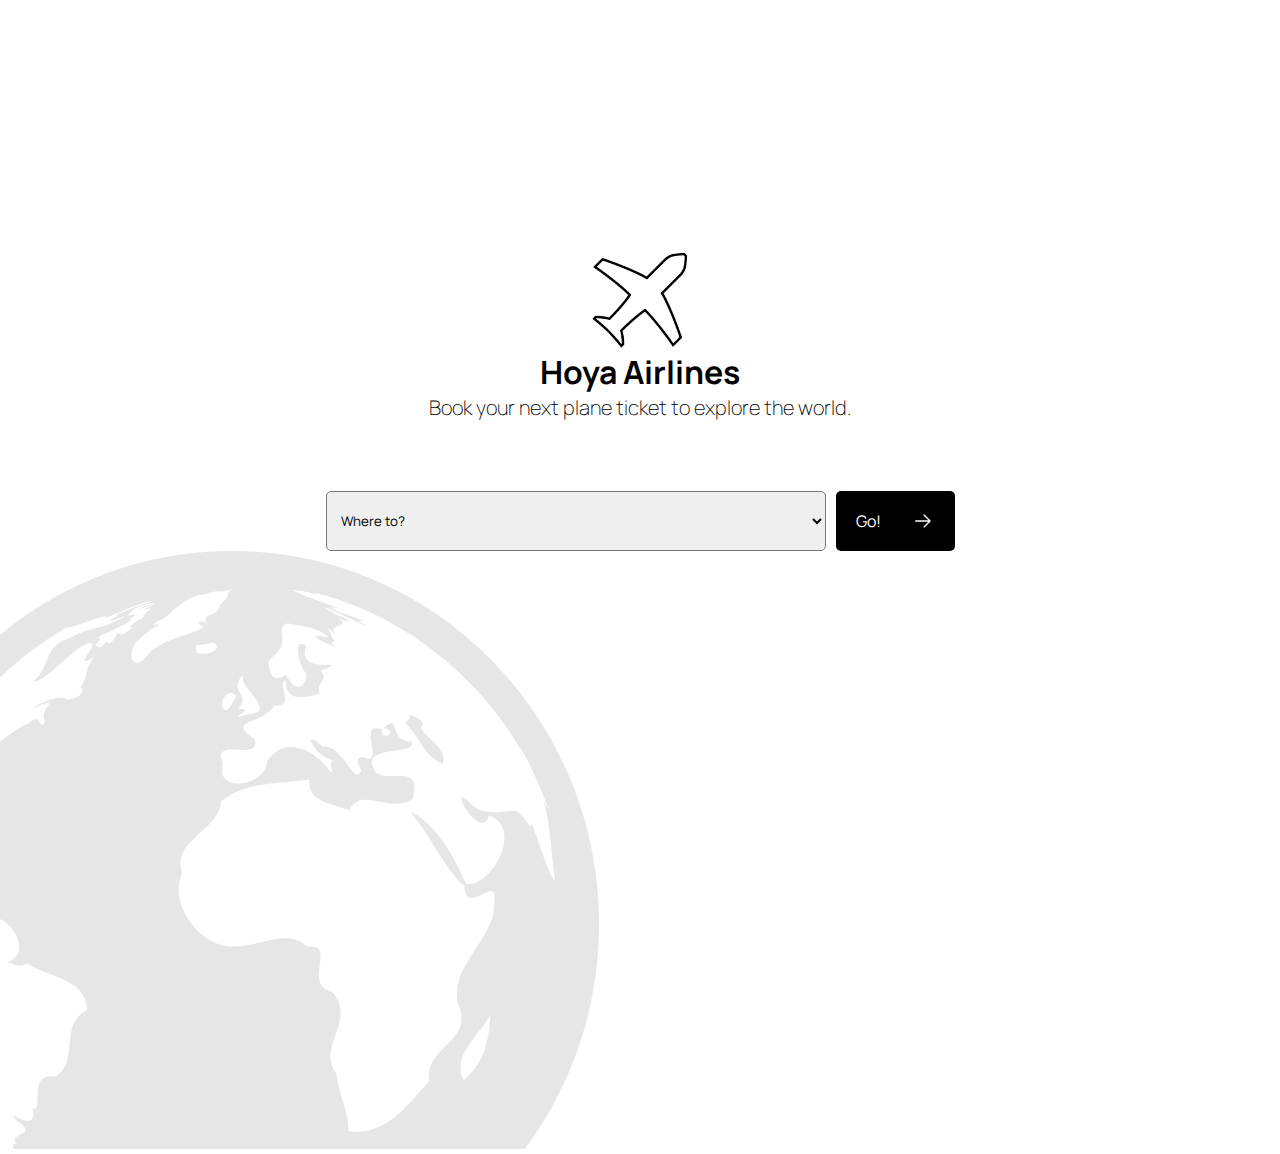
<file: index.html>
<!DOCTYPE html>
<html lang="en">
  <head>
    <meta charset="UTF-8" />
    <meta name="viewport" content="width=device-width, initial-scale=1.0" />
    <link rel="preconnect" href="https://fonts.googleapis.com" />
    <link rel="preconnect" href="https://fonts.gstatic.com" crossorigin />
    <link
      href="https://fonts.googleapis.com/css2?family=Manrope:wght@200..800&display=swap"
      rel="stylesheet" />
    <link rel="stylesheet" href="./index.css" />
    <title>Hoya Airlines</title>
  </head>
  <body>
    <div class="content">
      <img src="./assets/logo.png" id="logo" />
      <h1>Hoya Airlines</h1>
      <h4>Book your next plane ticket to explore the world.</h4>

      <div class="form">
        <select>
          <option value="0">Where to?</option>
          <option value="1">Washington, D.C.</option>
          <option value="2">New York, NY</option>
          <option value="3">Los Angeles, CA</option>
          <option value="4">Chicago, IL</option>
          <option value="5">Miami, Fl</option>
        </select>
        <a href="flight.html"><p>Go!</p><img src="./assets/arrow.png" /></a>
      </div>
    </div>
    <img id="bg-world" src="./assets/world.png" />
  </body>
</html>
</file>
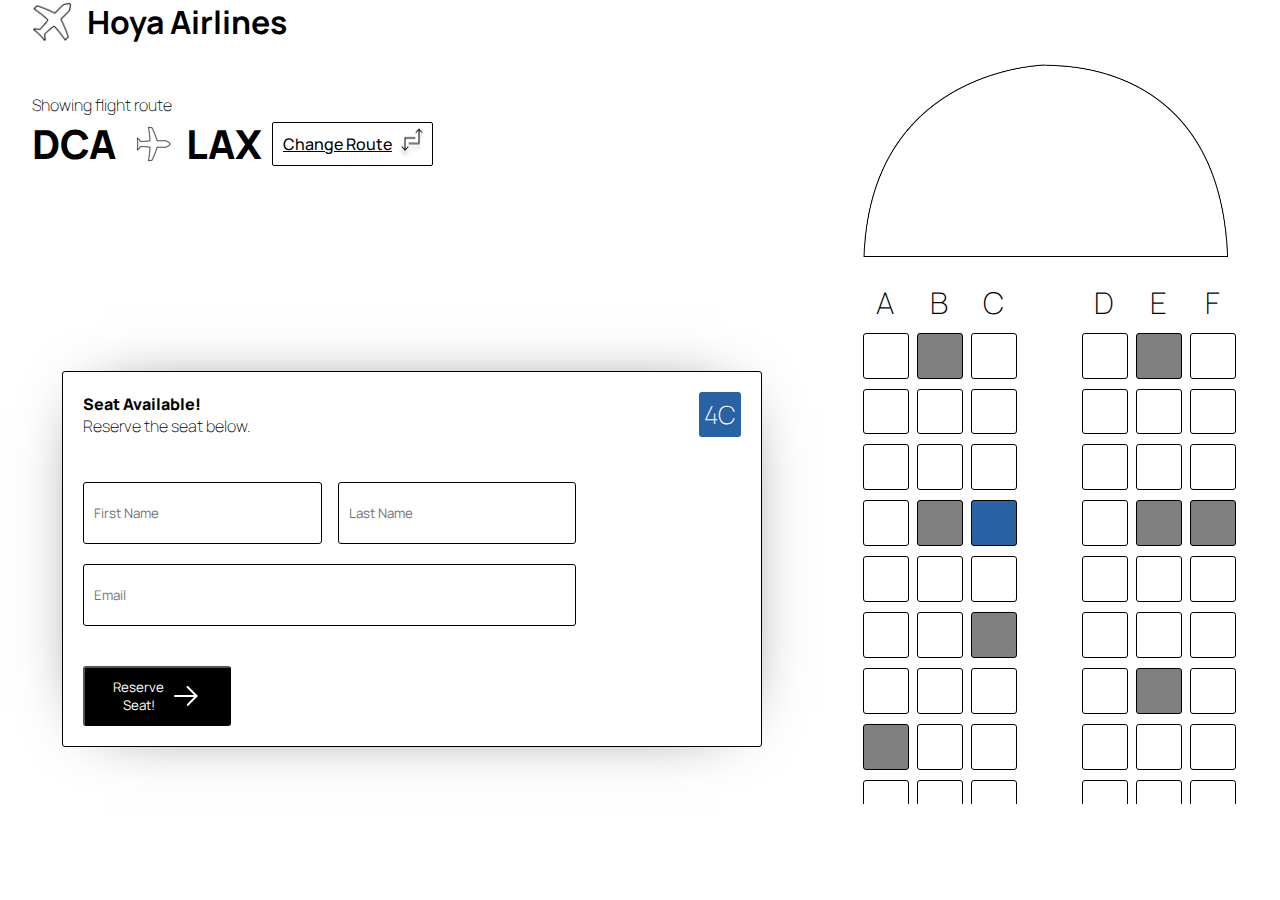
<file: flight.html>
<!DOCTYPE html>
<html lang="en">
  <head>
    <meta charset="UTF-8" />
    <link rel="stylesheet" href="./flight.css" />
    <meta name="viewport" content="width=device-width, initial-scale=1.0" />
    <link rel="preconnect" href="https://fonts.googleapis.com" />
    <link rel="preconnect" href="https://fonts.gstatic.com" crossorigin />
    <link
      href="https://fonts.googleapis.com/css2?family=Manrope:wght@200..800&display=swap"
      rel="stylesheet" />
    <title>Hoya Airlines</title>
  </head>
  <body>
    <div class="content">
      <div class="navbar">
        <img src="./assets/logo.png" />
        <h1>Hoya Airlines</h1>
      </div>
      <div class="main-container">
        <div class="left">
          <div class="left-top">
            <h6>Showing flight route</h6>
            <div class="left-top-route">
              <h3>DCA</h3>
              <img src="./assets/logo.png"
              id="plane" />
              <h3>LAX</h3>
              <a href="index.html"
                ><p>Change Route</p><img src="./assets/change.png"
              /></a>
            </div>
          </div>
          <div class="left-main">
            <div class="left-main-top">
              <div class="left-main-top-left">
                <h5>Seat Available!</h5>
                <p>Reserve the seat below.</p>
              </div>
              <h4>4C</h4>
            </div>
            <div class="left-main-form">
              <div class="left-main-form-row">
                <input type="text" placeholder="First Name" />
                <input type="text" placeholder="Last Name" />
              </div>
              <input type="text" placeholder="Email" />
              <button
                ><p> Reserve Seat! </p><img src="./assets/arrow.png"
              /></button>
            </div>
          </div>
        </div>
        <div class="right">
          <img id="plane-top" src="./assets/plane-front.png" />
          <div class="plane-rows">
            <div class="plane-side">
              <h5>A</h5>
              <h5>B</h5>
              <h5>C</h5>
              <div class="seat"></div>
              <div class="seat taken"></div>
              <div class="seat"></div>
              <div class="seat"></div>
              <div class="seat"></div>
              <div class="seat"></div>
              <div class="seat"></div>
              <div class="seat"></div>
              <div class="seat"></div>
              <div class="seat"></div>
              <div class="seat taken"></div>
              <div class="seat selected"></div><div class="seat"></div>
              <div class="seat"></div>
              <div class="seat"></div>
              <div class="seat"></div>
              <div class="seat"></div>
              <div class="seat taken"></div><div class="seat"></div>
              <div class="seat"></div>
              <div class="seat"></div>
              <div class="seat taken"></div>
              <div class="seat"></div>
              <div class="seat"></div><div class="seat"></div>
              <div class="seat"></div>
              <div class="seat"></div>
              <div class="seat"></div>
              <div class="seat"></div>
              <div class="seat"></div><div class="seat"></div>
              <div class="seat taken"></div>
              <div class="seat taken"></div>
              <div class="seat"></div>
              <div class="seat"></div>
              <div class="seat"></div>
            </div>
            <div class="plane-side">
              <h5>D</h5>
              <h5>E</h5>
              <h5>F</h5>
              <div class="seat"></div>
              <div class="seat taken"></div>
              <div class="seat"></div>
              <div class="seat"></div>
              <div class="seat"></div>
              <div class="seat"></div>
              <div class="seat"></div>
              <div class="seat"></div>
              <div class="seat"></div>
              <div class="seat"></div>
              <div class="seat taken"></div>
              <div class="seat taken"></div><div class="seat"></div>
              <div class="seat"></div>
              <div class="seat"></div>
              <div class="seat"></div>
              <div class="seat"></div>
              <div class="seat"></div><div class="seat"></div>
              <div class="seat taken"></div>
              <div class="seat"></div>
              <div class="seat"></div>
              <div class="seat"></div>
              <div class="seat"></div><div class="seat"></div>
              <div class="seat"></div>
              <div class="seat"></div>
              <div class="seat taken"></div>
              <div class="seat"></div>
              <div class="seat taken"></div><div class="seat"></div>
              <div class="seat"></div>
              <div class="seat"></div>
              <div class="seat"></div>
              <div class="seat"></div>
              <div class="seat"></div>
            </div>
          </div>
        </div>
      </div>
    </div>
  </body>
</html>
</file>
<file: index.css>
* {
  margin: 0;
  padding: 0;
  font-family: "Manrope", sans-serif;
}

.content {
  display: flex;
  flex-direction: column;
  align-items: center;
  margin-top: 250px;
}

.content img {
  width: 100px;
}

.content h4 {
  font-weight: 200;
  font-size: 20px;
}

.form {
  display: flex;
  align-items: center;

  width: 100%;

  justify-content: center;
  margin-top: 70px;
}

.form select {
  padding-left: 10px;
  padding-right: 10px;
  height: 60px;
  width: 40%;
  max-width: 500px;
  border-radius: 5px;
  margin-right: 10px;
}

.form a {
  background: #000000;
  display: flex;
  align-items: center;
  color: rgb(255, 255, 255);
  padding-left: 20px;
  padding-right: 20px;
  height: 60px;
  text-decoration: none;
  border-radius: 5px;
}

.form a img {
  width: 24px;
  margin-left: 30px;
}
</file>
<file: flight.css>
*{
    margin: 0;
    padding: 0;
    font-family: "Manrope", sans-serif;
}

.content {
    width: 95%;
    margin-left: auto;
    margin-right: auto;
    max-width: 1580x;
}

.navbar img {
    width: 40px;
    height: 40px;
    font-weight: 8000;
    margin-right: 15px;
}

.navbar {
    display: flex;
    flex-direction: row;
    align-items: center;
    justify-content: start;
}

.main-container{
    display: flex;
    flex-direction: row;
    justify-content: space-between;
}

.left {
    width: 60%;
    margin-top: 40px;
}

.left-top {
    font-size: 16px;
    font-weight: 200;
    align-items: center;
    margin-top: 10px;
}

.left-top h6 {
    font-weight: 200;
    font-size: 16px;
    display: flex;
}

.left-top-route {
    display: flex;
    flex-direction: row;
    align-items: center;
}

.left-top-route p {
    padding: 5px;
}

.left-top-route a {
    margin-left: 10px;
    color: black;
    display: flex;
    border: 1.5px solid black;
    border-radius: 2px;
    padding: 5px;
    font-weight: 500;
}
.left-top-route h6 {
    font-size: 14px;
    margin-right: 10px;
}

.left-top-route h3 {
    font-size: 40px;
    font-weight: 800;
}

#plane {
    width: 30px;
    margin-left: 20px;
    margin-right: 20px;
    transform: rotate(45deg);
}

.left-main-top h4 {
    background-color: #2861a4;
    border-radius: 3px;
    font-size: 25px;
    font-weight: 200;
    padding: 5px;
    color: white;
}

.left-main {
    display: flex;
    flex-direction: column;
    border: 1px solid black;
    border-radius: 3px;
    margin-left: 30px;
    margin-top: 200px;
    box-shadow: 0px 0px 70px -40px black;
    padding: 20px 20px;
    text-decoration: none;
}

.left-main-top { 
    display: flex;
    flex-direction: row;
    justify-content: space-between;
    align-items: center;
}

#seat-number {
    color: white;
    background-color: #2861a4;
    padding: 20px;
    font-size: 20px;
    border-radius: 3px;
}

.left-main-top-left h5 {
    font-size: 16px;
    font-weight: 800;
}

.left-main-top-left p {
    font-size: 16px;
    font-weight: 200;
}

.left-main-form {
    display: flex;
    flex-direction: column;
    width: 75%;
    margin-top: 25px;
    font-size: 18px;
}

.left-main-form input[type="text"] {
    border: 1px solid black;
    height: 60px;
    padding-left: 10px;
    border-radius: 3px;
    margin-top: 20px;
}

.left-main-form-row {
    display: flex;
    flex-direction: row;
    justify-content: space-between;
}

.left-main-form-row input {
    width: calc(50% - 20px);
}

.left-main-form button {
    background-color: black;
    display: flex;
    border-radius: 3px;
    margin-top: 40px;
    color: white;
    align-items: center;
    padding: 0px 25px;
    height: 60px;
    width: 30%;
    justify-content: space-between;
}

.right {
    width: 30%;
    height: 80vh;
    overflow-y: scroll;
    overflow-x: hidden;
    padding: 20px;
}

#plane-top {
    width: 100%;
}

.plane-rows {
    display: flex;
    flex-direction: row;
    justify-content: space-between;
    align-items: start;
}

.plane-side {
    width: 40%;
}

.plane-side {
    display: grid;
    grid-template-columns: 1fr 1fr 1fr;
    grid-gap: 10px
}   

.plane-side h5 {
    font-size: 30px;
    font-weight: 200;
    margin-top: 20px;
    text-align: center;
}

.seat {
    border: 1px solid black;
    border-radius: 3px;
    width: 100%;
    aspect-ratio: 1/1;
}

.selected {
    background-color: #2861a4;
}

.taken {
    background-color: gray;
}
</file>
